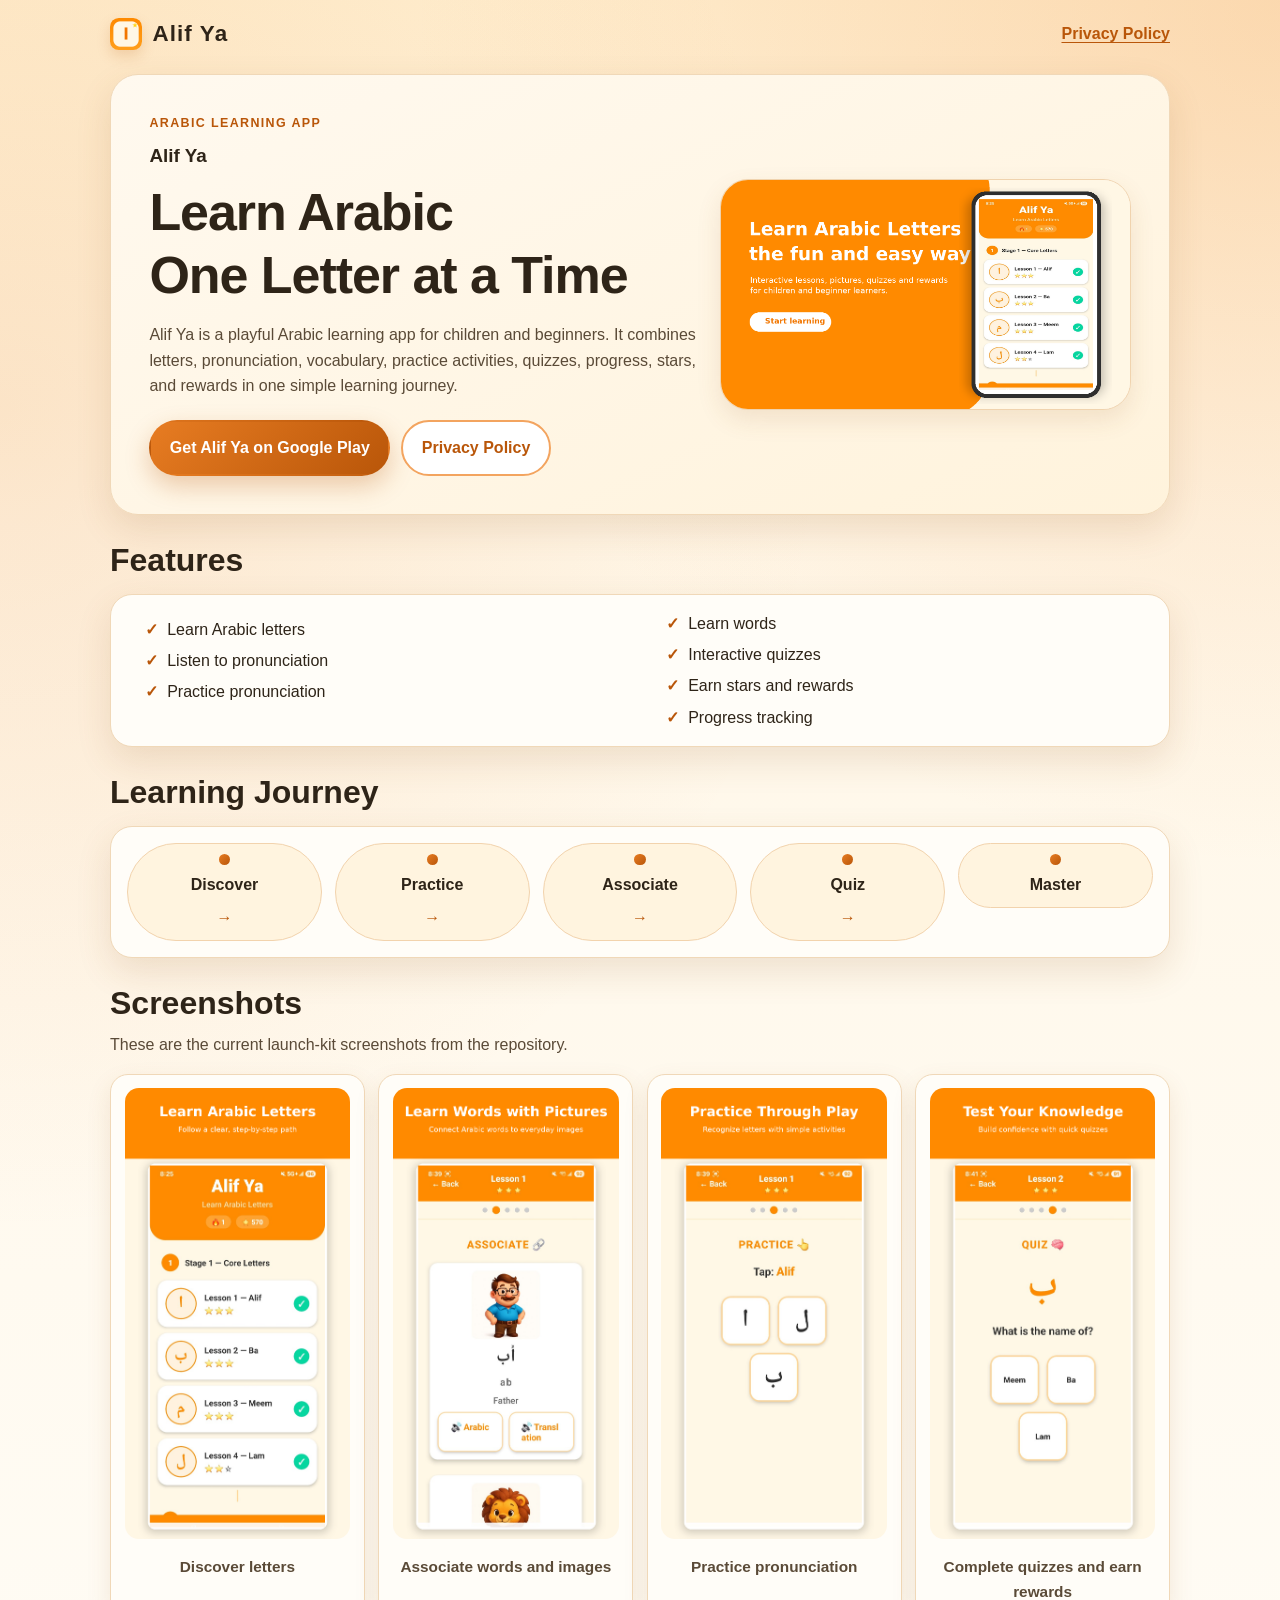
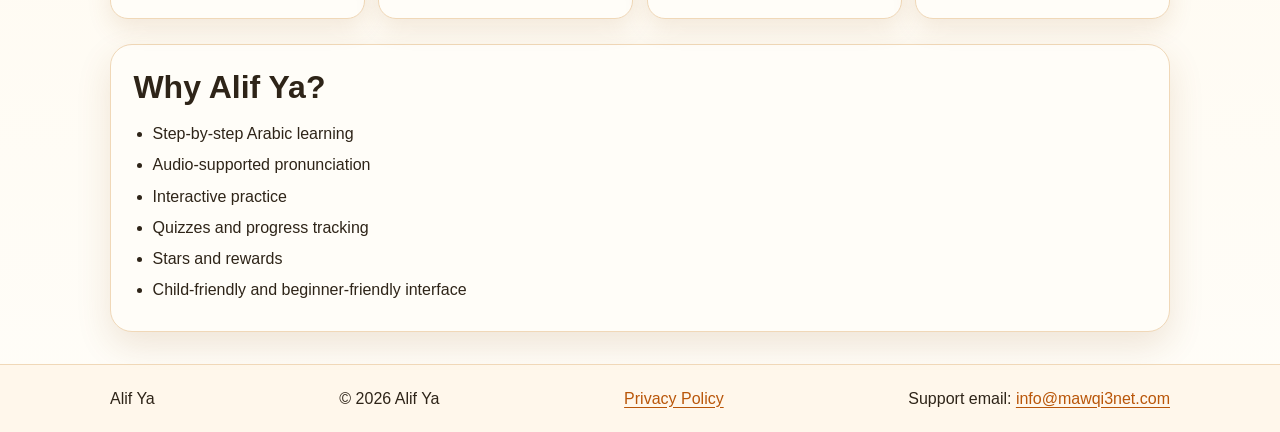
<file: index.html>
<!doctype html>
<html lang="en">
  <head>
    <meta charset="UTF-8" />
    <meta name="viewport" content="width=device-width, initial-scale=1" />
    <title>Alif Ya | Learn Arabic One Letter at a Time</title>
    <meta
      name="description"
      content="Alif Ya is a playful Arabic learning app for children and beginners with letters, pronunciation, words, quizzes, progress tracking, and rewards."
    />
    <meta name="robots" content="index, follow" />
    <link rel="canonical" href="https://alifya.mawqi3net.com/" />
    <link rel="icon" href="favicon.ico" sizes="any" />

    <meta property="og:type" content="website" />
    <meta property="og:title" content="Alif Ya | Learn Arabic One Letter at a Time" />
    <meta
      property="og:description"
      content="A friendly Arabic learning app for children and beginners with pronunciation, practice, quizzes, and rewards."
    />
    <meta property="og:url" content="https://alifya.mawqi3net.com/" />
    <meta property="og:site_name" content="Alif Ya" />

    <meta name="twitter:card" content="summary" />
    <meta name="twitter:title" content="Alif Ya | Learn Arabic One Letter at a Time" />
    <meta
      name="twitter:description"
      content="Learn Arabic through letters, words, pronunciation, and fun quizzes with Alif Ya."
    />

    <script type="application/ld+json">
      {
        "@context": "https://schema.org",
        "@type": "Organization",
        "name": "Alif Ya",
        "url": "https://alifya.mawqi3net.com/",
        "email": "info@mawqi3net.com"
      }
    </script>

    <link rel="stylesheet" href="styles.css" />
  </head>
  <body>
    <a class="skip-link" href="#main-content">Skip to main content</a>

    <header class="site-header" aria-label="Site header">
      <div class="container header-inner">
        <div class="brand-lockup" aria-label="Alif Ya">
          <img class="brand-icon" src="assets/images/alif-ya-app-icon-512.png" alt="" aria-hidden="true" />
          <p class="brand">Alif Ya</p>
        </div>
        <nav aria-label="Primary">
          <a class="text-link" href="privacy-policy/">Privacy Policy</a>
        </nav>
      </div>
    </header>

    <main id="main-content">
      <section class="hero container" aria-labelledby="hero-title">
        <div class="hero-grid">
          <div>
            <p class="eyebrow">Arabic Learning App</p>
            <p class="hero-app-name">Alif Ya</p>
            <h1 id="hero-title">Learn Arabic<br />One Letter at a Time</h1>
            <p class="hero-copy">
              Alif Ya is a playful Arabic learning app for children and beginners. It combines
              letters, pronunciation, vocabulary, practice activities, quizzes, progress, stars,
              and rewards in one simple learning journey.
            </p>
            <div class="cta-row" aria-label="Primary actions">
              <a
                class="button button-primary"
                href="https://play.google.com/store/apps/details?id=com.alifya.app"
                target="_blank"
                rel="noopener noreferrer"
                >Get Alif Ya on Google Play</a
              >
              <a class="button button-secondary" href="privacy-policy/">Privacy Policy</a>
            </div>
          </div>
          <div class="hero-art">
            <div class="hero-visual-card">
              <img
                class="hero-visual-image"
                src="assets/images/alif-ya-hero-banner-1600x900.png"
                alt="Alif Ya hero banner showing the app and a learning screen"
                loading="eager"
              />
            </div>
          </div>
        </div>
      </section>

      <section class="section container" aria-labelledby="features-title">
        <h2 id="features-title">Features</h2>
        <ul class="feature-grid">
          <li>Learn Arabic letters</li>
          <li>Listen to pronunciation</li>
          <li>Practice pronunciation</li>
          <li>Learn words</li>
          <li>Interactive quizzes</li>
          <li>Earn stars and rewards</li>
          <li>Progress tracking</li>
        </ul>
      </section>

      <section class="section container" aria-labelledby="journey-title">
        <h2 id="journey-title">Learning Journey</h2>
        <ol class="journey-flow" aria-label="Learning journey flow">
          <li>Discover</li>
          <li>Practice</li>
          <li>Associate</li>
          <li>Quiz</li>
          <li>Master</li>
        </ol>
      </section>

      <section class="section container" aria-labelledby="screenshots-title">
        <h2 id="screenshots-title">Screenshots</h2>
        <p class="section-copy">These are the current launch-kit screenshots from the repository.</p>
        <div class="shots-grid">
          <figure class="shot-card">
            <img
              class="shot-image"
              src="assets/images/phone-screenshot-01.png"
              alt="Discover letters screen showing the first lesson flow"
              loading="lazy"
              decoding="async"
            />
            <figcaption>Discover letters</figcaption>
          </figure>
          <figure class="shot-card">
            <img
              class="shot-image"
              src="assets/images/phone-screenshot-02.png"
              alt="Associate words and images screen"
              loading="lazy"
              decoding="async"
            />
            <figcaption>Associate words and images</figcaption>
          </figure>
          <figure class="shot-card">
            <img
              class="shot-image"
              src="assets/images/phone-screenshot-03.png"
              alt="Practice pronunciation screen"
              loading="lazy"
              decoding="async"
            />
            <figcaption>Practice pronunciation</figcaption>
          </figure>
          <figure class="shot-card">
            <img
              class="shot-image"
              src="assets/images/phone-screenshot-04.png"
              alt="Complete quizzes and earn rewards screen"
              loading="lazy"
              decoding="async"
            />
            <figcaption>Complete quizzes and earn rewards</figcaption>
          </figure>
        </div>
      </section>

      <section class="section container" aria-labelledby="why-title">
        <div class="card">
          <h2 id="why-title">Why Alif Ya?</h2>
          <ul class="privacy-list">
            <li>Step-by-step Arabic learning</li>
            <li>Audio-supported pronunciation</li>
            <li>Interactive practice</li>
            <li>Quizzes and progress tracking</li>
            <li>Stars and rewards</li>
            <li>Child-friendly and beginner-friendly interface</li>
          </ul>
        </div>
      </section>
    </main>

    <footer class="site-footer">
      <div class="container footer-inner">
        <p>Alif Ya</p>
        <p>&copy; 2026 Alif Ya</p>
        <p><a href="privacy-policy/">Privacy Policy</a></p>
        <p>Support email: <a href="mailto:info@mawqi3net.com">info@mawqi3net.com</a></p>
      </div>
    </footer>
  </body>
</html>
</file>
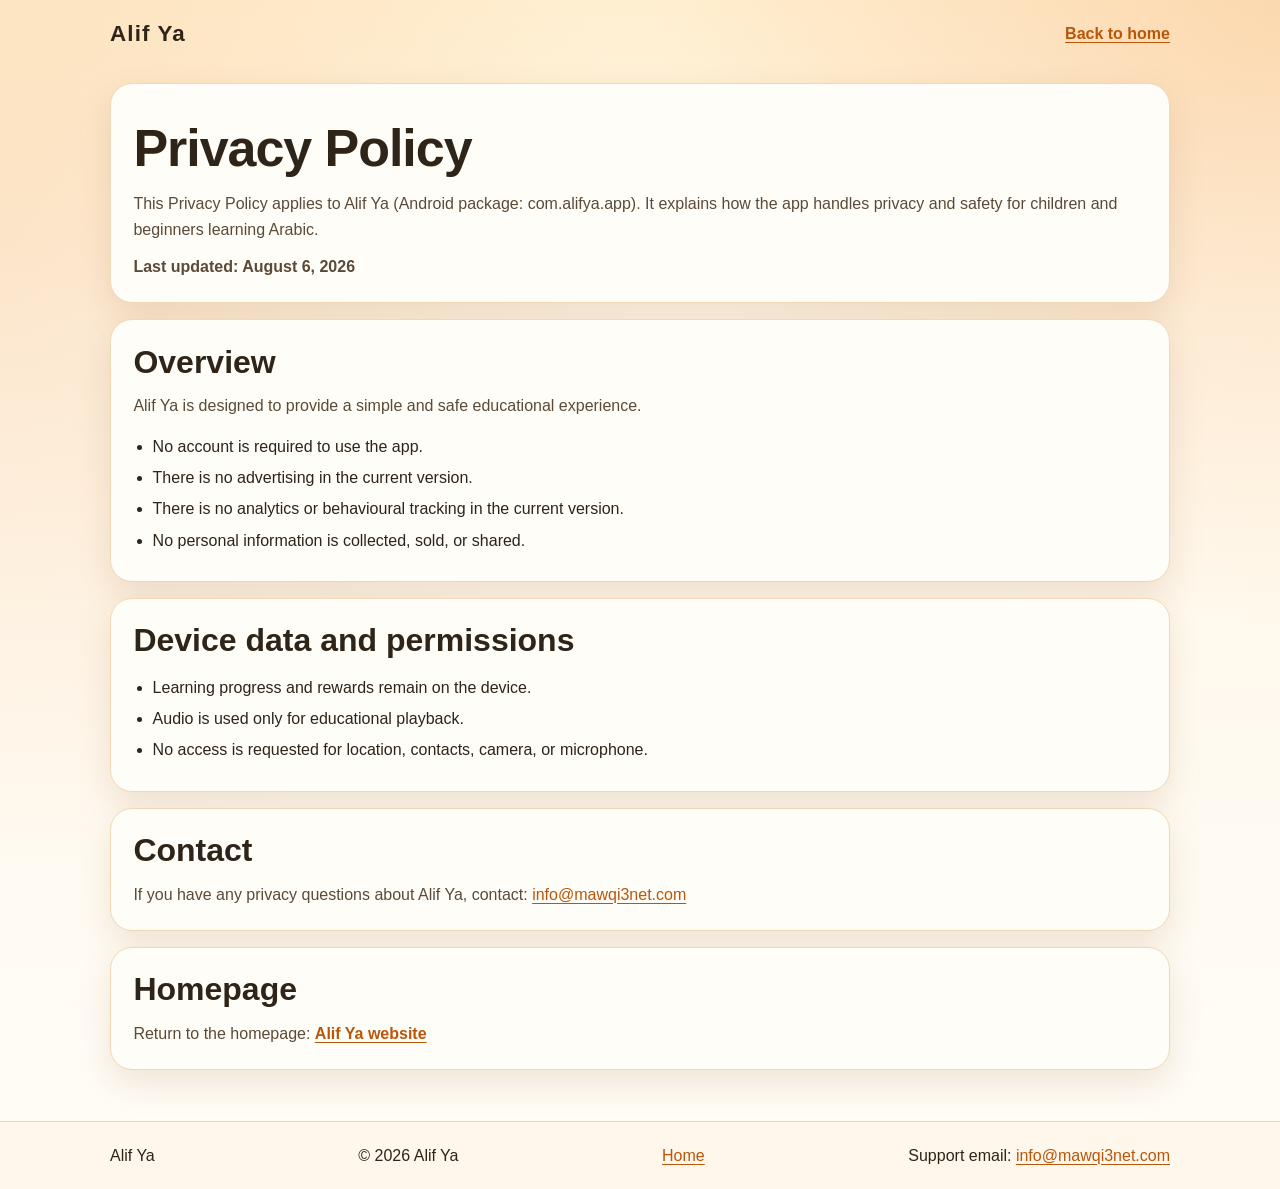
<file: privacy-policy/index.html>
<!doctype html>
<html lang="en">
  <head>
    <meta charset="UTF-8" />
    <meta name="viewport" content="width=device-width, initial-scale=1" />
    <meta name="description" content="Privacy policy for the Alif Ya Android app." />
    <title>Alif Ya Privacy Policy</title>
    <link rel="stylesheet" href="../styles.css" />
  </head>
  <body>
    <a class="skip-link" href="#main-content">Skip to main content</a>

    <header class="site-header">
      <div class="container header-inner">
        <p class="brand">Alif Ya</p>
        <a class="text-link" href="../">Back to home</a>
      </div>
    </header>

    <main id="main-content" class="container policy-main">
      <section class="card policy-intro">
        <h1>Privacy Policy</h1>
        <p>
          This Privacy Policy applies to Alif Ya (Android package: com.alifya.app). It explains how
          the app handles privacy and safety for children and beginners learning Arabic.
        </p>
        <p class="policy-meta">Last updated: August 6, 2026</p>
      </section>

      <section class="card policy-section" aria-labelledby="overview-title">
        <h2 id="overview-title">Overview</h2>
        <p>Alif Ya is designed to provide a simple and safe educational experience.</p>
        <ul class="privacy-list">
          <li>No account is required to use the app.</li>
          <li>There is no advertising in the current version.</li>
          <li>There is no analytics or behavioural tracking in the current version.</li>
          <li>No personal information is collected, sold, or shared.</li>
        </ul>
      </section>

      <section class="card policy-section" aria-labelledby="device-title">
        <h2 id="device-title">Device data and permissions</h2>
        <ul class="privacy-list">
          <li>Learning progress and rewards remain on the device.</li>
          <li>Audio is used only for educational playback.</li>
          <li>No access is requested for location, contacts, camera, or microphone.</li>
        </ul>
      </section>

      <section class="card policy-section" aria-labelledby="contact-title">
        <h2 id="contact-title">Contact</h2>
        <p>
          If you have any privacy questions about Alif Ya, contact:
          <a href="mailto:info@mawqi3net.com">info@mawqi3net.com</a>
        </p>
      </section>

      <section class="card policy-section" aria-labelledby="home-title">
        <h2 id="home-title">Homepage</h2>
        <p>
          Return to the homepage:
          <a class="text-link" href="../">Alif Ya website</a>
        </p>
      </section>
    </main>

    <footer class="site-footer">
      <div class="container footer-inner">
        <p>Alif Ya</p>
        <p>&copy; 2026 Alif Ya</p>
        <p><a href="../">Home</a></p>
        <p>Support email: <a href="mailto:info@mawqi3net.com">info@mawqi3net.com</a></p>
      </div>
    </footer>
  </body>
</html>
</file>
<file: styles.css>
:root {
  --cream: #fff7e8;
  --cream-strong: #ffefd1;
  --orange: #e77c22;
  --orange-deep: #b95609;
  --orange-soft: #f3a45f;
  --ink: #2e2418;
  --ink-soft: #5a4a37;
  --card: #fffdf8;
  --border: #f0d8b8;
  --focus: #0f6d60;
  --shadow: 0 14px 35px rgba(145, 87, 30, 0.14);
  --shadow-soft: 0 10px 25px rgba(145, 87, 30, 0.12);
  --radius: 22px;
}

* {
  box-sizing: border-box;
}

html,
body {
  margin: 0;
  padding: 0;
}

body {
  font-family: "Trebuchet MS", "Segoe UI", "Gill Sans", "Verdana", sans-serif;
  color: var(--ink);
  background:
    radial-gradient(circle at 100% 0%, rgba(243, 164, 95, 0.3), transparent 36%),
    radial-gradient(circle at 0% 20%, rgba(231, 124, 34, 0.14), transparent 40%),
    linear-gradient(180deg, var(--cream-strong) 0%, var(--cream) 26%, #fffdf8 100%);
  line-height: 1.6;
}

a {
  color: var(--orange-deep);
  text-underline-offset: 3px;
}

a:focus-visible,
button:focus-visible {
  outline: 3px solid var(--focus);
  outline-offset: 3px;
  border-radius: 8px;
}

.skip-link {
  position: absolute;
  left: 0.5rem;
  top: -100%;
  background: #ffffff;
  color: var(--ink);
  padding: 0.65rem 0.9rem;
  border-radius: 0.7rem;
  box-shadow: var(--shadow);
  z-index: 1000;
}

.skip-link:focus {
  top: 0.5rem;
}

.container {
  width: min(1060px, 92vw);
  margin: 0 auto;
}

.site-header {
  padding: 1rem 0;
}

.header-inner {
  display: flex;
  align-items: center;
  justify-content: space-between;
  gap: 1rem;
}

.brand-lockup {
  display: inline-flex;
  align-items: center;
  gap: 0.65rem;
}

.brand-icon {
  width: 2rem;
  height: 2rem;
  flex: 0 0 auto;
  border-radius: 0.55rem;
  box-shadow: 0 6px 14px rgba(185, 86, 9, 0.18);
}

.brand {
  margin: 0;
  font-size: 1.4rem;
  font-weight: 800;
  letter-spacing: 0.05em;
}

.text-link {
  font-weight: 600;
}

.hero {
  background: linear-gradient(155deg, #fff9ef 0%, #fff3dc 100%);
  border: 1px solid var(--border);
  box-shadow: var(--shadow);
  border-radius: calc(var(--radius) + 6px);
  padding: 2rem 1.1rem;
  margin-top: 0.4rem;
  animation: rise 520ms ease-out;
}

.hero-grid {
  display: grid;
  gap: 1rem;
}

.eyebrow {
  margin: 0;
  text-transform: uppercase;
  letter-spacing: 0.11em;
  font-size: 0.78rem;
  font-weight: 700;
  color: var(--orange-deep);
}

.hero-app-name {
  margin: 0.45rem 0 0;
  font-size: 1.18rem;
  font-weight: 800;
  color: var(--ink);
}

h1,
h2 {
  line-height: 1.2;
  margin: 0;
}

h1 {
  margin-top: 0.65rem;
  font-size: clamp(2rem, 7vw, 3.25rem);
  letter-spacing: -0.02em;
}

h2 {
  font-size: clamp(1.45rem, 4vw, 2rem);
}

.hero-copy {
  margin-top: 1rem;
  color: var(--ink-soft);
  max-width: 67ch;
}

.cta-row {
  margin-top: 1.3rem;
  display: flex;
  flex-direction: column;
  gap: 0.7rem;
}

.button {
  display: inline-flex;
  justify-content: center;
  align-items: center;
  border-radius: 999px;
  padding: 0.82rem 1.15rem;
  font-weight: 700;
  text-decoration: none;
  border: 2px solid transparent;
  transition: transform 140ms ease, box-shadow 140ms ease;
}

.button:hover {
  transform: translateY(-1px);
}

.button-primary {
  color: #ffffff;
  background: linear-gradient(135deg, var(--orange) 0%, var(--orange-deep) 100%);
  box-shadow: 0 10px 24px rgba(183, 86, 9, 0.28);
}

.button-secondary {
  border-color: var(--orange-soft);
  background: #ffffff;
  color: var(--orange-deep);
}

.button-disabled {
  background: #efd8be;
  color: #6d5c49;
  border-color: #dac1a5;
  box-shadow: none;
  pointer-events: none;
  cursor: not-allowed;
}

.section {
  margin-top: 1.6rem;
}

.feature-grid,
.privacy-list {
  margin: 0.95rem 0 0;
  padding-left: 1.2rem;
}

.feature-grid li,
.privacy-list li {
  margin: 0.35rem 0;
}

.feature-grid {
  background: var(--card);
  border: 1px solid var(--border);
  border-radius: var(--radius);
  box-shadow: var(--shadow);
  padding: 1rem 1rem 1rem 2rem;
}

.feature-grid li {
  list-style: none;
  position: relative;
  padding-left: 0.15rem;
  break-inside: avoid;
}

.feature-grid li::before {
  content: "✓";
  color: var(--orange-deep);
  font-weight: 800;
  margin-right: 0.55rem;
}

.section-copy {
  margin-top: 0.6rem;
  color: var(--ink-soft);
}

.card {
  background: var(--card);
  border: 1px solid var(--border);
  border-radius: var(--radius);
  box-shadow: var(--shadow);
  padding: 1.15rem;
}

.card p {
  color: var(--ink-soft);
  margin: 0.75rem 0 0;
}

.journey-flow {
  margin: 0.95rem 0 0;
  padding: 1rem;
  list-style: none;
  background: var(--card);
  border: 1px solid var(--border);
  border-radius: var(--radius);
  box-shadow: var(--shadow);
  display: grid;
  gap: 0.5rem;
}

.journey-flow li {
  text-align: center;
  font-weight: 700;
  background: #fff4df;
  border: 1px solid #f2d3ad;
  border-radius: 999px;
  padding: 0.6rem 0.8rem;
}

.journey-flow li::before {
  content: "";
  display: block;
  width: 0.7rem;
  height: 0.7rem;
  margin: 0 auto 0.4rem;
  border-radius: 50%;
  background: linear-gradient(135deg, var(--orange) 0%, var(--orange-deep) 100%);
}

.journey-flow li:not(:last-child)::after {
  content: "↓";
  display: block;
  color: var(--orange-deep);
  margin-top: 0.45rem;
  font-size: 1rem;
}

.hero-art {
  display: grid;
  place-items: center;
}

.hero-visual-card {
  width: 100%;
  max-width: 540px;
  border-radius: 28px;
  overflow: hidden;
  border: 1px solid #f0d3ae;
  box-shadow: var(--shadow-soft);
  background: #fff7eb;
}

.hero-visual-image {
  display: block;
  width: 100%;
  height: auto;
}

.shots-grid {
  margin-top: 1rem;
  display: grid;
  gap: 0.85rem;
  grid-template-columns: repeat(2, minmax(0, 1fr));
}

.shot-card {
  margin: 0;
  background: var(--card);
  border: 1px solid var(--border);
  box-shadow: var(--shadow-soft);
  border-radius: 18px;
  padding: 0.85rem;
}

.shot-image {
  width: 100%;
  aspect-ratio: 9 / 18;
  border-radius: 14px;
  object-fit: cover;
  background: #fff5e4;
}

.shot-card figcaption {
  margin-top: 0.5rem;
  font-weight: 700;
  color: var(--ink-soft);
  text-align: center;
  font-size: 0.96rem;
}

.site-footer {
  margin-top: 2rem;
  border-top: 1px solid var(--border);
  background: rgba(255, 247, 232, 0.78);
}

.footer-inner {
  padding: 1.3rem 0;
  display: grid;
  gap: 0.22rem;
}

.footer-inner p {
  margin: 0;
}

.policy-main {
  padding-top: 0.45rem;
  padding-bottom: 1.2rem;
}

.policy-intro {
  margin-top: 0.5rem;
}

.policy-meta {
  display: inline-block;
  margin-top: 0.6rem;
  font-weight: 700;
  color: var(--orange-deep);
}

.policy-section {
  margin-top: 1rem;
}

@media (min-width: 760px) {
  .hero {
    padding: 2.4rem;
  }

  .hero-grid {
    grid-template-columns: 1.15fr 0.85fr;
    align-items: center;
  }

  .hero-visual-card {
    max-width: none;
  }

  .cta-row {
    flex-direction: row;
    flex-wrap: wrap;
    align-items: center;
  }

  .feature-grid {
    columns: 2;
    column-gap: 2rem;
  }

  .journey-flow {
    grid-template-columns: repeat(5, 1fr);
    gap: 0.8rem;
    align-items: start;
  }

  .journey-flow li:not(:last-child)::after {
    content: "→";
    margin-top: 0.5rem;
  }

  .shots-grid {
    grid-template-columns: repeat(4, minmax(0, 1fr));
  }

  .card {
    padding: 1.4rem;
  }

  .footer-inner {
    grid-template-columns: repeat(4, auto);
    justify-content: space-between;
    gap: 1rem;
  }
}

@media (max-width: 500px) {
  .shots-grid {
    grid-template-columns: 1fr;
  }
}

@keyframes rise {
  from {
    transform: translateY(7px);
    opacity: 0;
  }
  to {
    transform: translateY(0);
    opacity: 1;
  }
}
</file>
